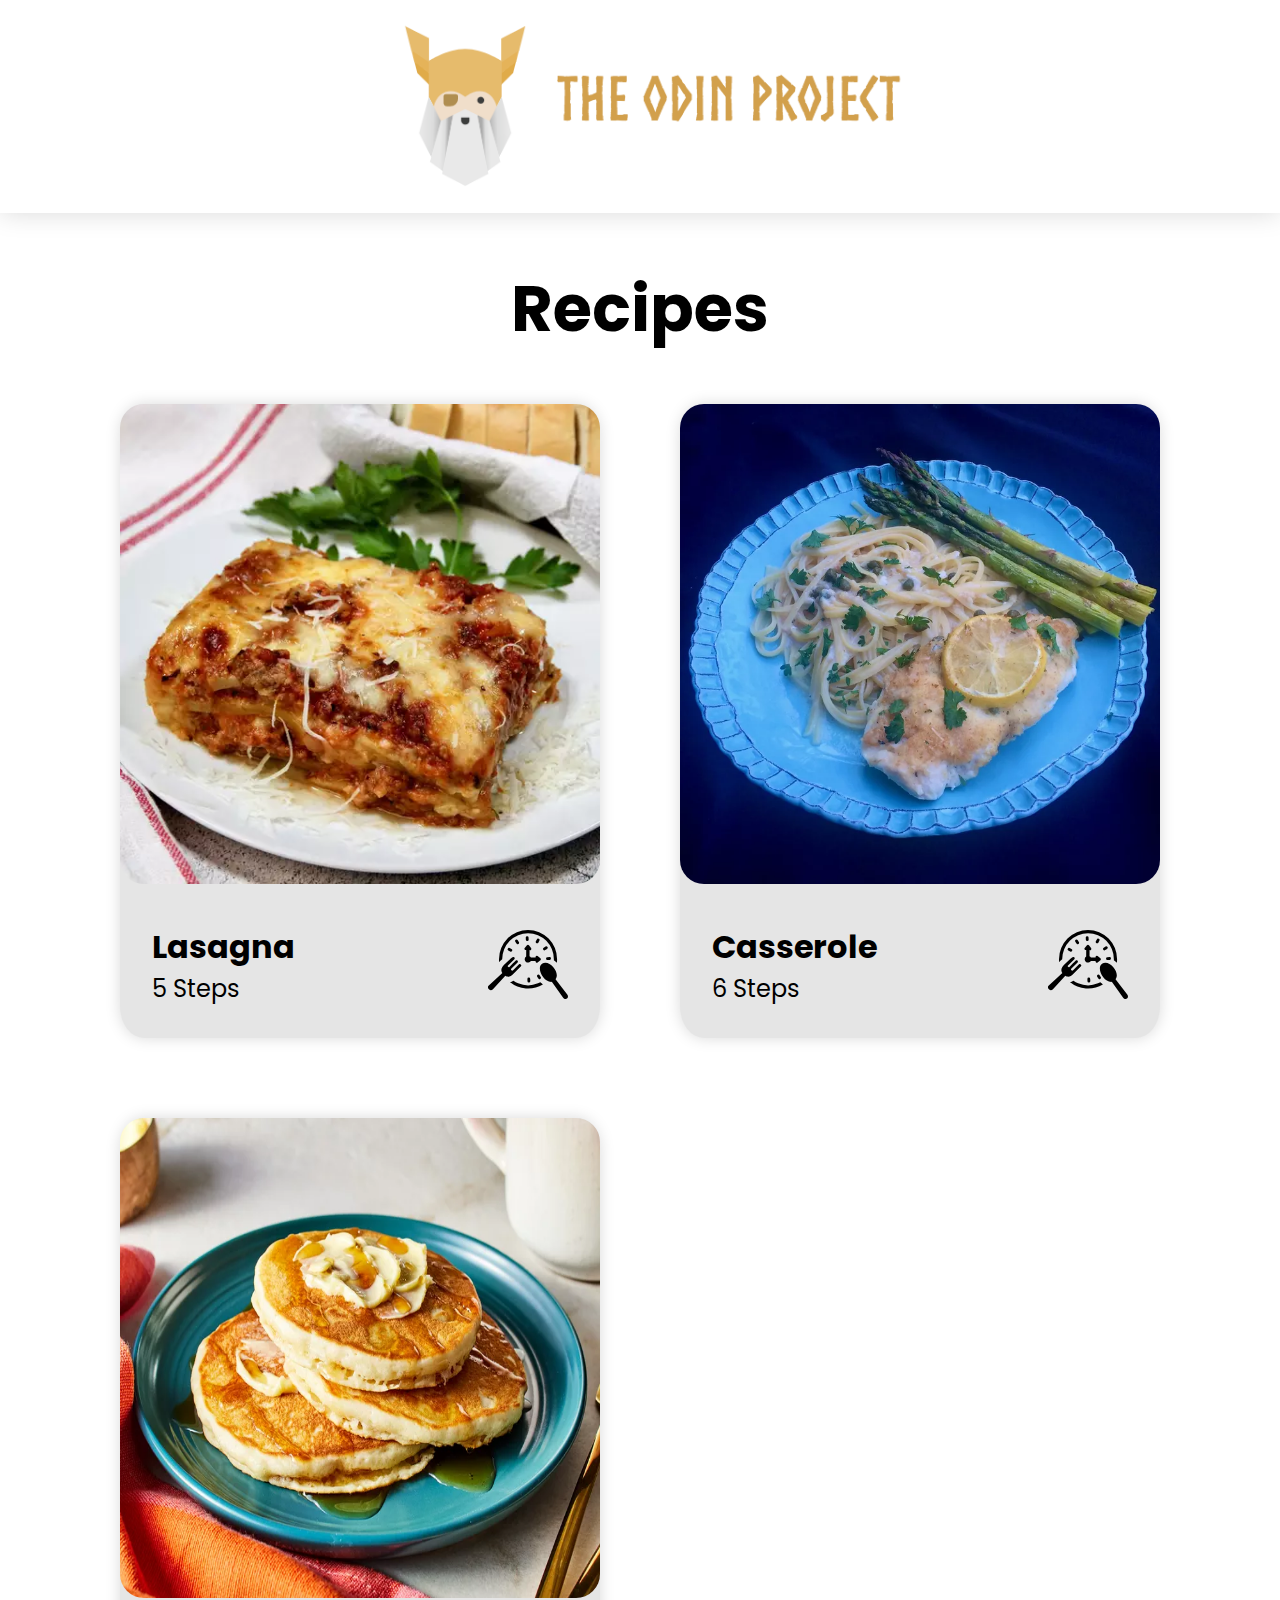
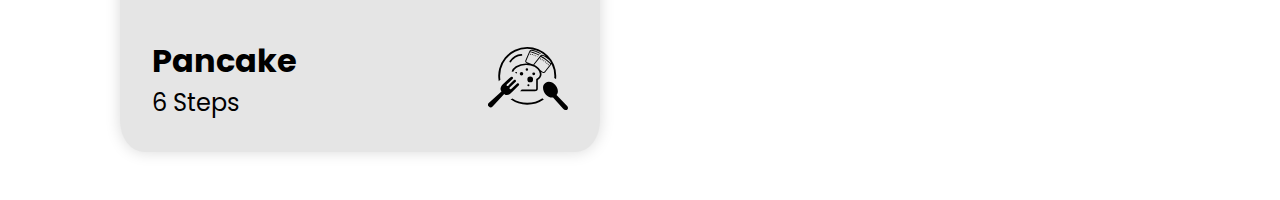
<file: index.html>
<!DOCTYPE html>
<html lang="en">
    <head>
        <meta charset="UTF-8">
        <meta name="viewport" content="width=device-width, initial-scale=1.0">
        <title>Odin Recipes</title>
        <link rel="stylesheet" href="./styles/base.css">
        <link rel="stylesheet" href="./styles/index.css">
    </head>
    <body>
        <div class="logo-container">
            <img class="logo" src="./images/odin-project-logo.png" alt="odin project logo">
        </div>
        <section class="recipe-listing">
            <h1>Recipes</h1>
            <div class="container">
                <a href="recipes/lasagna.html">
                    <div class="card">
                        <img class="card-img" src="./images/lasagna.png" alt="lasagna">
                        <div class="card-info">
                            <div class="card-info-text">
                                <div class="food-item">Lasagna</div>
                                <div class="food-steps">5 Steps</div>
                            </div>
                            <img src="./images/lunch-time-icon.svg" alt="lunch time" class="food-type">
                        </div>
                    </div>
                </a>
                <a href="recipes/casserole.html">
                    <div class="card">
                        <img class="card-img" src="./images/casserole.png" alt="casserole">
                        <div class="card-info">
                            <div class="card-info-text">
                                <div class="food-item">Casserole</div>
                                <div class="food-steps">6 Steps</div>
                            </div>
                            <img src="./images/lunch-time-icon.svg" alt="lunch time" class="food-type">
                        </div>
                    </div>
                </a>
                <a href="recipes/pancakes.html">
                    <div class="card">
                        <img class="card-img" src="./images/pancakes.png" alt="pancakes">
                        <div class="card-info">
                            <div class="card-info-text">
                                <div class="food-item">Pancake</div>
                                <div class="food-steps">6 Steps</div>
                            </div>
                            <img src="./images/breakfast-icon.svg" alt="breakfast" class="food-type">
                        </div>
                    </div>
                </a>
            </div>
        </section>
    </body>
</html>
</file>
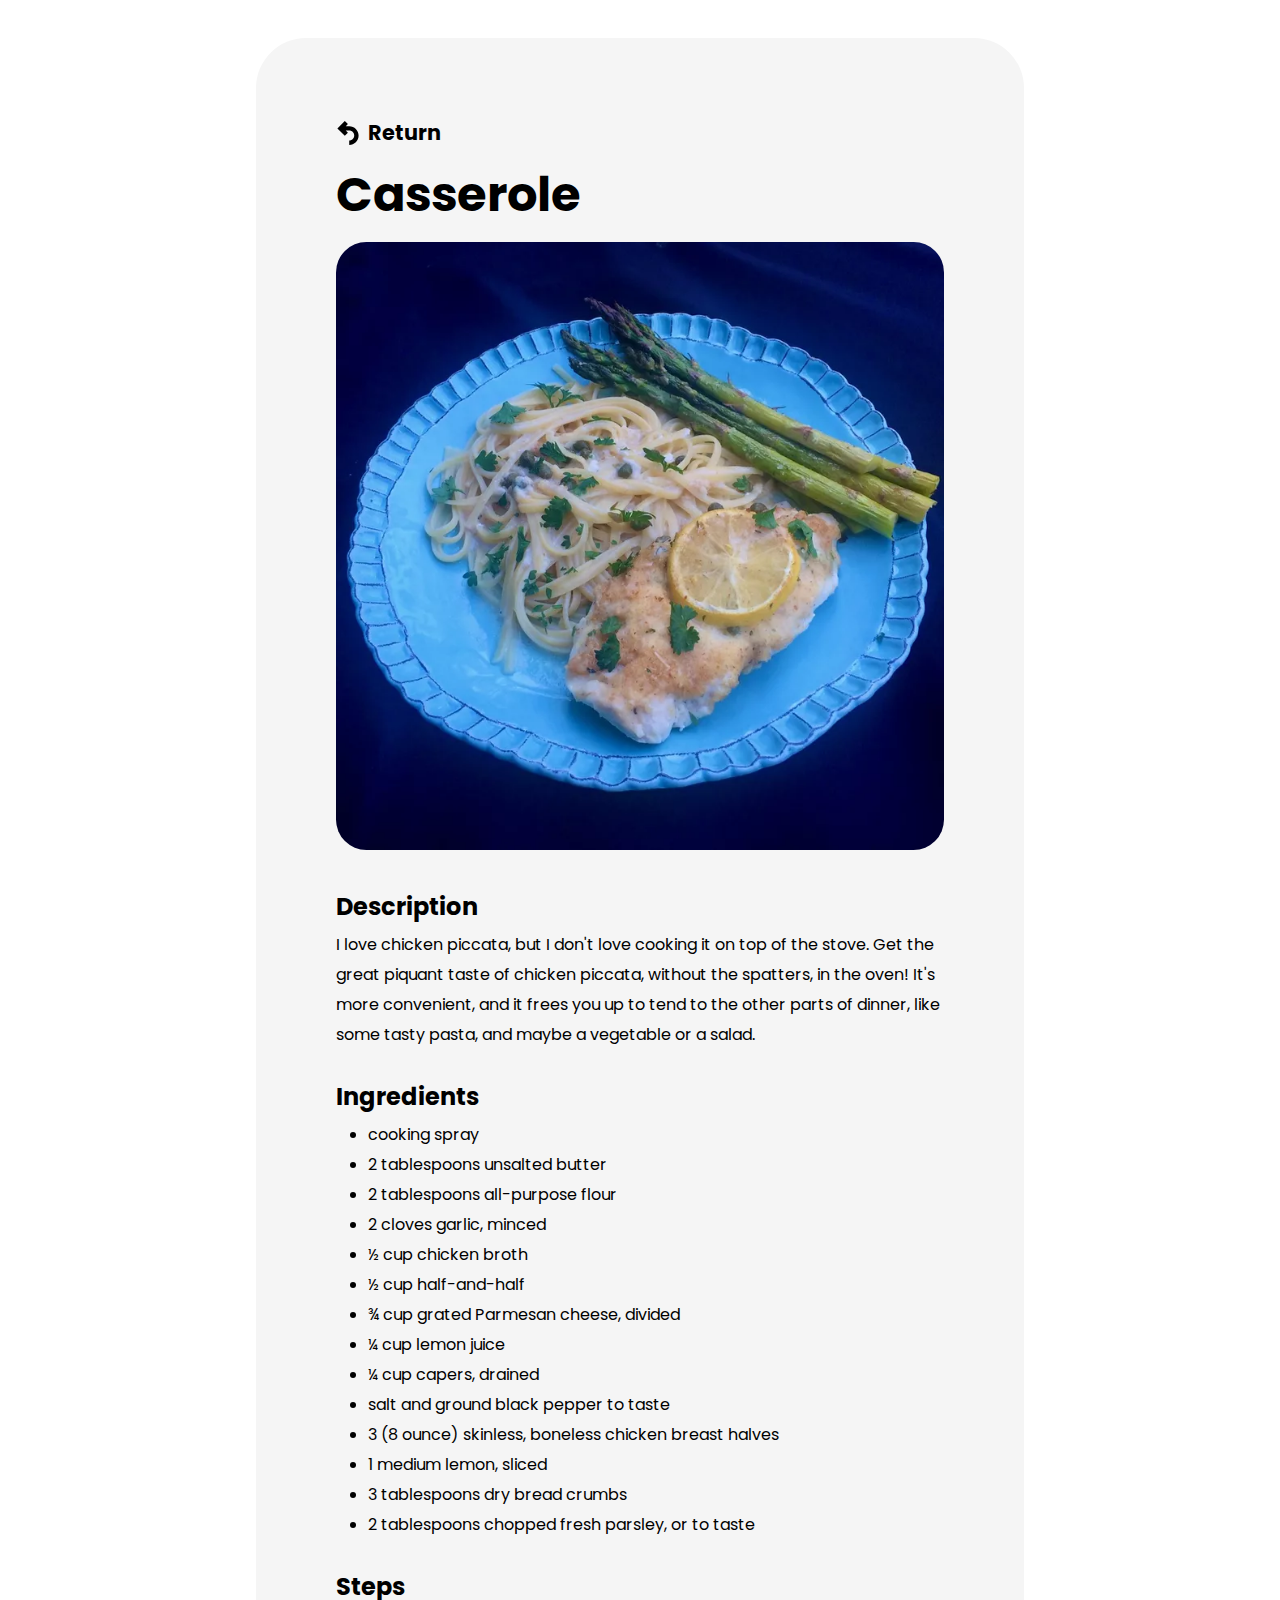
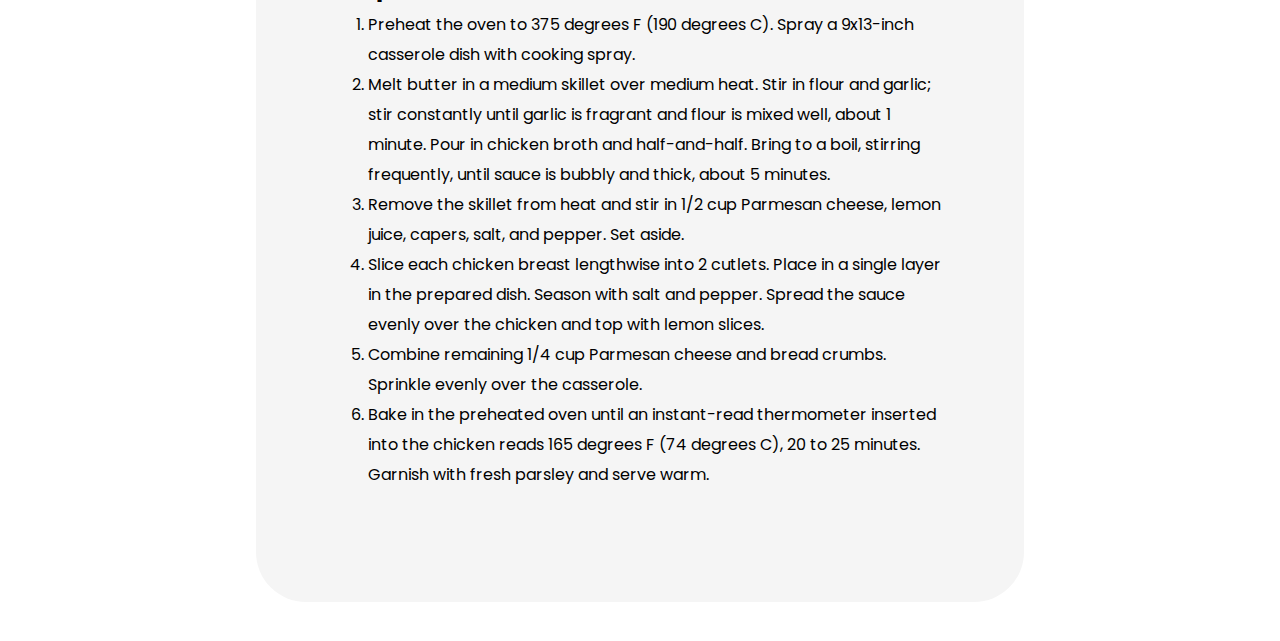
<file: recipes/casserole.html>
<!DOCTYPE html>
<html lang="en">
<head>
    <meta charset="UTF-8">
    <meta name="viewport" content="width=device-width, initial-scale=1.0">
    <title>Casserole</title>
    <link rel="stylesheet" href="../styles/base.css">
    <link rel="stylesheet" href="../styles/recipe.css">
</head>
<body>
    <div class="container">
        <a href="../index.html">
            <div class="return-container">
                <img class="return-arrow" src="../images/left-arrow.svg" alt="return arrow">
                <div class="return-text">Return</div>
            </div>
        </a>
    
        <h1>Casserole</h1>
        <img class="recipe-img" src="../images/casserole.png" alt="casserole">
    
        <h2>Description</h2>
        <p>
            I love chicken piccata, but I don't love cooking it on top of the stove. Get the great piquant taste of chicken piccata, without the spatters, in the oven! It's more convenient, and it frees you up to tend to the other parts of dinner, like some tasty pasta, and maybe a vegetable or a salad.
        </p>
        
        <div class="ingredients">
            <h2>Ingredients</h2>
            <ul>
                <li>cooking spray</li>
                <li>2 tablespoons unsalted butter</li>
                <li>2 tablespoons all-purpose flour</li>
                <li>2 cloves garlic, minced</li>
                <li>½ cup chicken broth</li>
                <li>½ cup half-and-half</li>
                <li>¾ cup grated Parmesan cheese, divided</li>
                <li>¼ cup lemon juice</li>
                <li>¼ cup capers, drained</li>
                <li>salt and ground black pepper to taste</li>
                <li>3 (8 ounce) skinless, boneless chicken breast halves</li>
                <li>1 medium lemon, sliced</li>
                <li>3 tablespoons dry bread crumbs</li>
                <li>2 tablespoons chopped fresh parsley, or to taste</li>
            </ul>
        </div>
        
        <div class="steps">
            <h2>Steps</h2>
            <ol>
                <li>Preheat the oven to 375 degrees F (190 degrees C). Spray a 9x13-inch casserole dish with cooking spray.</li>
                <li>Melt butter in a medium skillet over medium heat. Stir in flour and garlic; stir constantly until garlic is fragrant and flour is mixed well, about 1 minute. Pour in chicken broth and half-and-half. Bring to a boil, stirring frequently, until sauce is bubbly and thick, about 5 minutes.</li>
                <li>Remove the skillet from heat and stir in 1/2 cup Parmesan cheese, lemon juice, capers, salt, and pepper. Set aside.</li>
                <li>Slice each chicken breast lengthwise into 2 cutlets. Place in a single layer in the prepared dish. Season with salt and pepper. Spread the sauce evenly over the chicken and top with lemon slices.</li>
                <li>Combine remaining 1/4 cup Parmesan cheese and bread crumbs. Sprinkle evenly over the casserole.</li>
                <li>Bake in the preheated oven until an instant-read thermometer inserted into the chicken reads 165 degrees F (74 degrees C), 20 to 25 minutes. Garnish with fresh parsley and serve warm.</li>
            </ol>
        </div>
    </div>
</div>
</body>
</html>
</file>
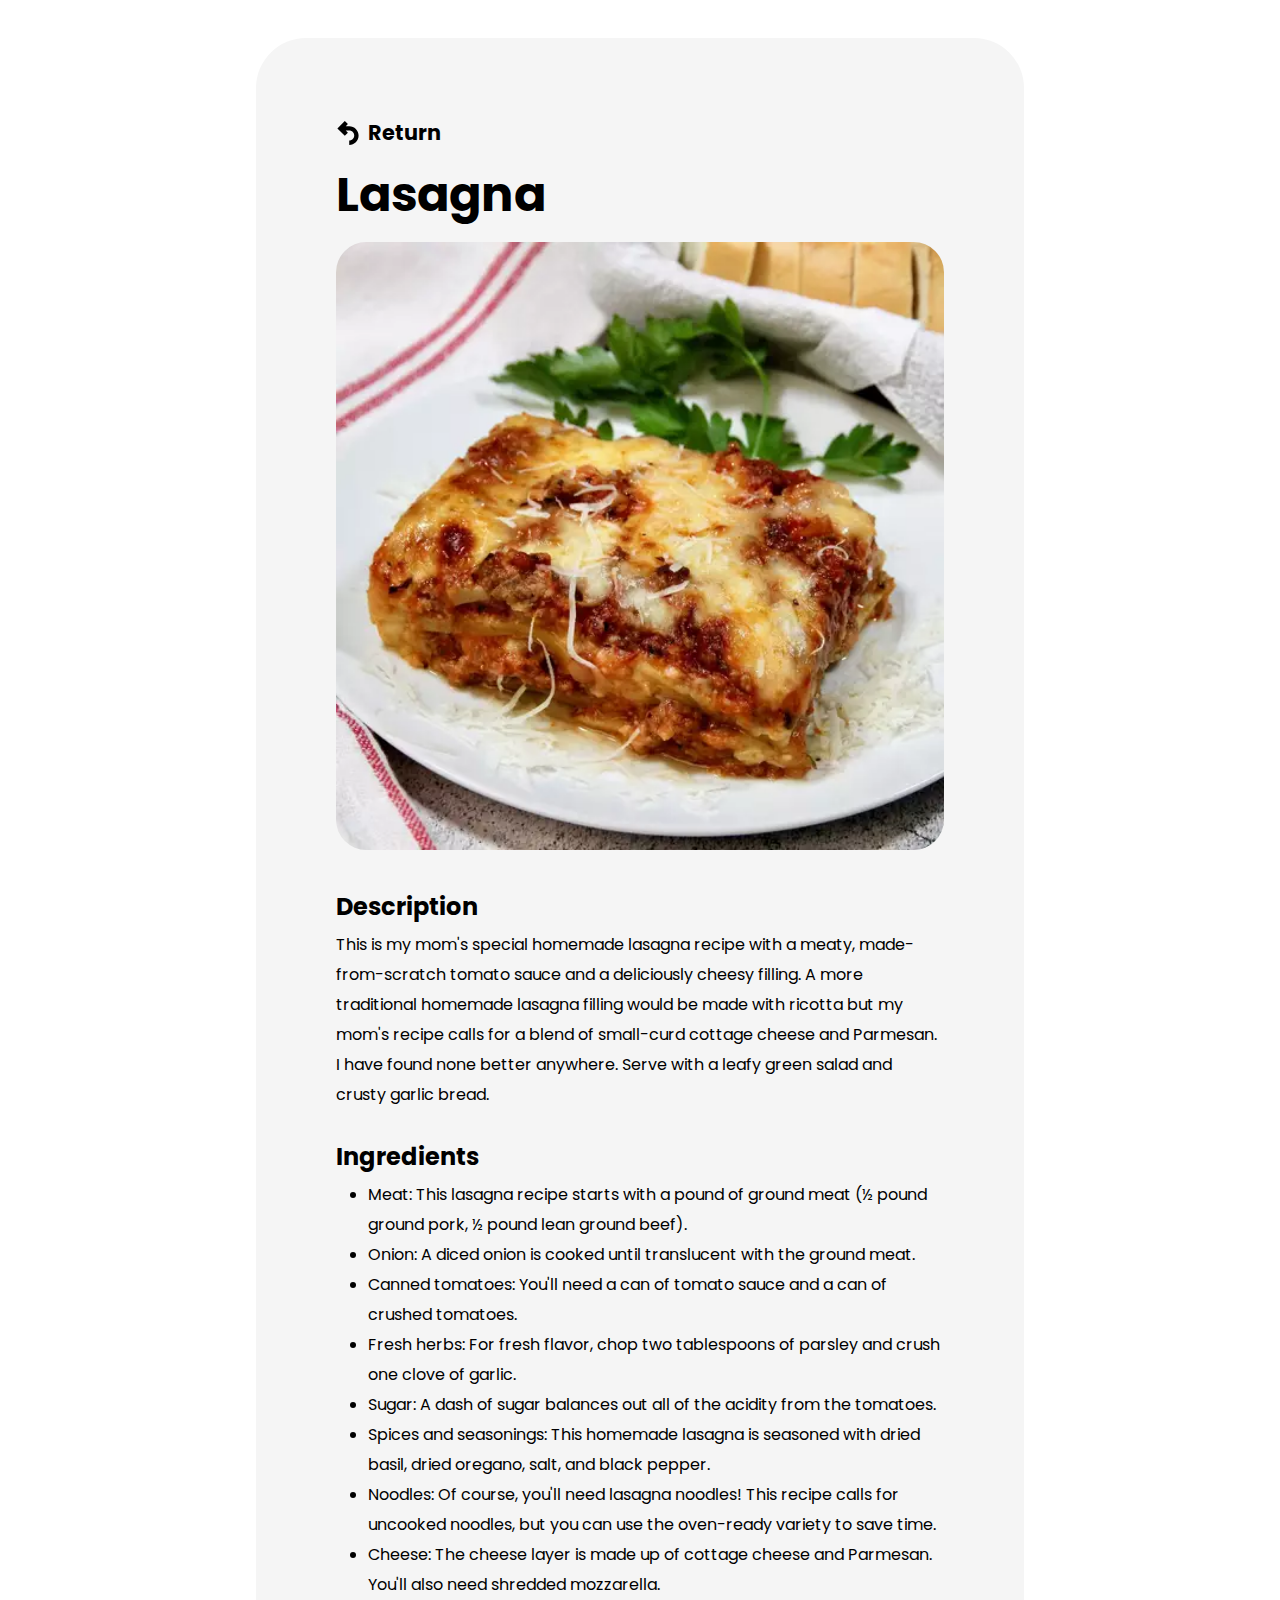
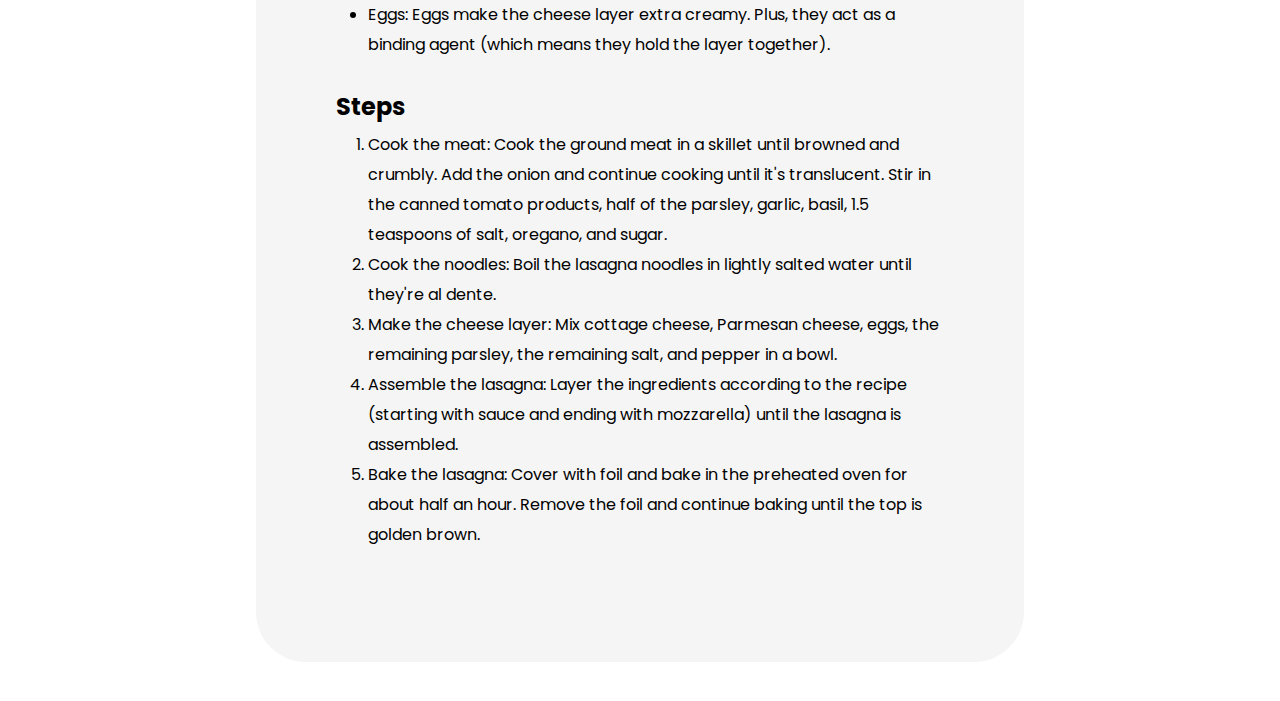
<file: recipes/lasagna.html>
<!DOCTYPE html>
<html lang="en">
<head>
    <meta charset="UTF-8">
    <meta name="viewport" content="width=device-width, initial-scale=1.0">
    <title>Lasagna</title>
    <link rel="stylesheet" href="../styles/base.css">
    <link rel="stylesheet" href="../styles/recipe.css">
</head>
<body>
    <div class="container">
        <a href="../index.html">
            <div class="return-container">
                <img class="return-arrow" src="../images/left-arrow.svg" alt="return arrow">
                <div class="return-text">Return</div>
            </div>
        </a>

        <h1>Lasagna</h1>
        <img class="recipe-img" src="../images/lasagna.png" alt="lasagna">
    
        <h2>Description</h2>
        <p>
            This is my mom's special homemade lasagna recipe with a meaty, made-from-scratch tomato sauce and a deliciously cheesy filling. A more traditional homemade lasagna filling would be made with ricotta but my mom's recipe calls for a blend of small-curd cottage cheese and Parmesan. I have found none better anywhere. Serve with a leafy green salad and crusty garlic bread.
        </p>
        
        <div class="ingredients">
            <h2>Ingredients</h2>
            <ul>
                <li>Meat: This lasagna recipe starts with a pound of ground meat (½ pound ground pork, ½ pound lean ground beef).</li>
                <li>Onion: A diced onion is cooked until translucent with the ground meat.</li>
                <li>Canned tomatoes: You'll need a can of tomato sauce and a can of crushed tomatoes.</li>
                <li>Fresh herbs: For fresh flavor, chop two tablespoons of parsley and crush one clove of garlic.</li>
                <li>Sugar: A dash of sugar balances out all of the acidity from the tomatoes.</li>
                <li>Spices and seasonings: This homemade lasagna is seasoned with dried basil, dried oregano, salt, and black pepper.</li>
                <li>Noodles: Of course, you'll need lasagna noodles! This recipe calls for uncooked noodles, but you can use the oven-ready variety to save time.</li>
                <li>Cheese: The cheese layer is made up of cottage cheese and Parmesan. You'll also need shredded mozzarella.</li>
                <li>Eggs: Eggs make the cheese layer extra creamy. Plus, they act as a binding agent (which means they hold the layer together).</li>
            </ul>
        </div>
        
        <div class="steps">
            <h2>Steps</h2>
            <ol>
                <li>Cook the meat: Cook the ground meat in a skillet until browned and crumbly. Add the onion and continue cooking until it's translucent. Stir in the canned tomato products, half of the parsley, garlic, basil, 1.5 teaspoons of salt, oregano, and sugar.</li>
                <li>Cook the noodles: Boil the lasagna noodles in lightly salted water until they're al dente.</li>
                <li>Make the cheese layer: Mix cottage cheese, Parmesan cheese, eggs, the remaining parsley, the remaining salt, and pepper in a bowl.</li>
                <li>Assemble the lasagna: Layer the ingredients according to the recipe (starting with sauce and ending with mozzarella) until the lasagna is assembled.</li>
                <li>Bake the lasagna: Cover with foil and bake in the preheated oven for about half an hour. Remove the foil and continue baking until the top is golden brown.</li>
            </ol>
        </div>
    </div>
</body>
</html>
</file>
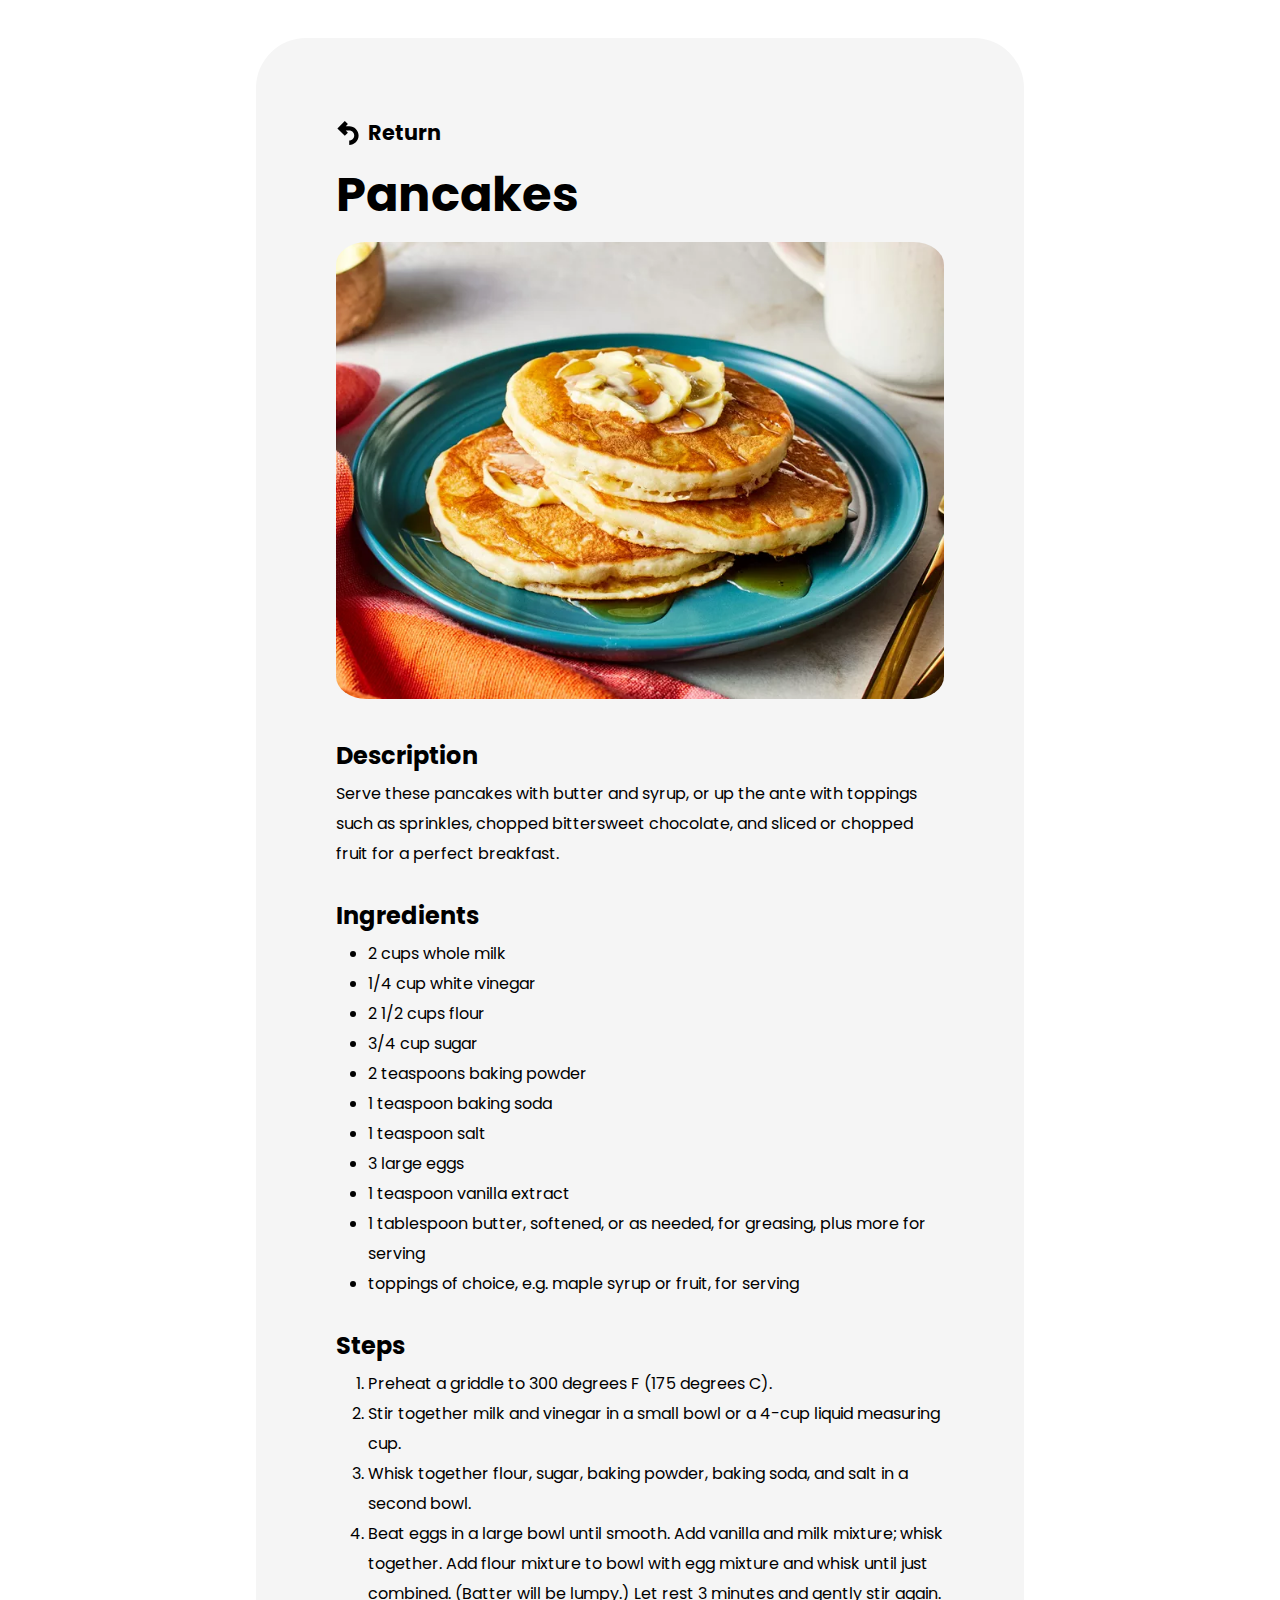
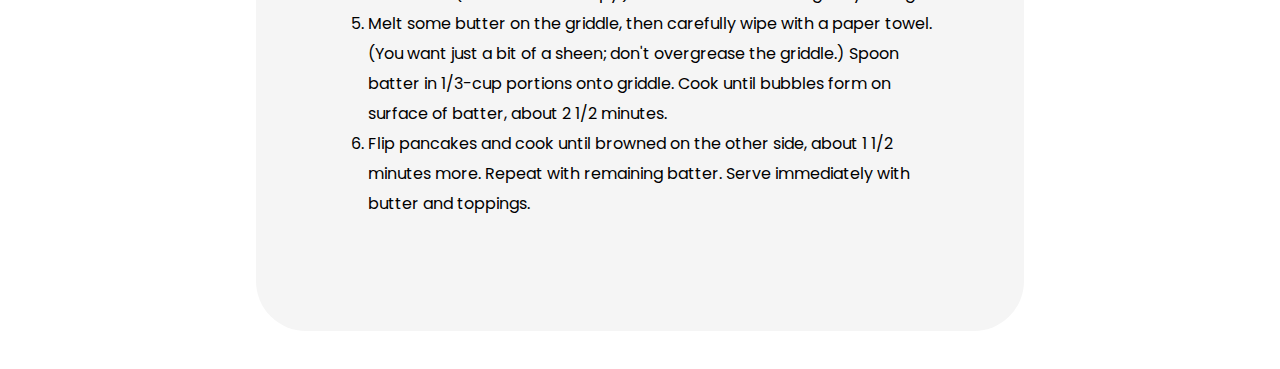
<file: recipes/pancakes.html>
<!DOCTYPE html>
<html lang="en">
<head>
    <meta charset="UTF-8">
    <meta name="viewport" content="width=device-width, initial-scale=1.0">
    <title>Pancakes</title>
    <link rel="stylesheet" href="../styles/base.css">
    <link rel="stylesheet" href="../styles/recipe.css">
</head>
<body>
    <div class="container">
        <a href="../index.html">
            <div class="return-container">
                <img class="return-arrow" src="../images/left-arrow.svg" alt="return arrow">
                <div class="return-text">Return</div>
            </div>
        </a>
    
        <h1>Pancakes</h1>
        <img class="recipe-img" src="../images/pancakes.png" alt="pancakes">
    
        <h2>Description</h2>
        <p>
            Serve these pancakes with butter and syrup, or up the ante with toppings such as sprinkles, chopped bittersweet chocolate, and sliced or chopped fruit for a perfect breakfast.
        </p>
        
        <div class="ingredients">
            <h2>Ingredients</h2>
            <ul>
                <li>2 cups whole milk</li>
                <li>1/4 cup white vinegar</li>
                <li>2 1/2 cups flour</li>
                <li>3/4 cup sugar</li>
                <li>2 teaspoons baking powder</li>
                <li>1 teaspoon baking soda</li>
                <li>1 teaspoon salt</li>
                <li>3 large eggs</li>
                <li>1 teaspoon vanilla extract</li>
                <li>1 tablespoon butter, softened, or as needed, for greasing, plus more for serving</li>
                <li>toppings of choice, e.g. maple syrup or fruit, for serving</li>
            </ul>
        </div>
        
        <div class="steps">
            <h2>Steps</h2>
            <ol>
                <li>Preheat a griddle to 300 degrees F (175 degrees C).</li>
                <li>Stir together milk and vinegar in a small bowl or a 4-cup liquid measuring cup.</li>
                <li>Whisk together flour, sugar, baking powder, baking soda, and salt in a second bowl.</li>
                <li>Beat eggs in a large bowl until smooth. Add vanilla and milk mixture; whisk together. Add flour mixture to bowl with egg mixture and whisk until just combined. (Batter will be lumpy.) Let rest 3 minutes and gently stir again.</li>
                <li>Melt some butter on the griddle, then carefully wipe with a paper towel. (You want just a bit of a sheen; don't overgrease the griddle.) Spoon batter in 1/3-cup portions onto griddle. Cook until bubbles form on surface of batter, about 2 1/2 minutes.</li>
                <li>Flip pancakes and cook until browned on the other side, about 1 1/2 minutes more. Repeat with remaining batter. Serve immediately with butter and toppings.</li>
            </ol>
        </div>
    </div>
</body>
</html>
</file>
<file: styles/base.css>
@import url('https://fonts.googleapis.com/css2?family=Poppins:ital,wght@0,100;0,200;0,300;0,400;0,500;0,600;0,700;0,800;0,900;1,100;1,200;1,300;1,400;1,500;1,600;1,700;1,800;1,900&display=swap');

* {
    box-sizing: border-box;
    padding: 0;
    margin: 0;
}

body {
    font-family: "Poppins", sans-serif;
}

a {
    color: black;
    text-decoration: none;
}

a:visited {
    color: black;
    text-decoration: none;
}
</file>
<file: styles/index.css>
.logo-container {
    box-shadow: 0px 0px 25px rgba(0, 0, 0, 0.15);
}

.logo {
    display: block;
    margin: auto;
    margin-bottom: 3rem;
    width: 35rem;
    height: auto;
    padding: 1rem 0rem;
}

@media (max-width: 600px) {
    .logo {
        content:url("../images/odin-project-icon.png");
        width: 10rem;
    }
}

.recipe-listing {
    margin: 3rem 10%;
    display: flex;
    flex-direction: column;
    justify-content: center;
    align-items: center;
}

h1 {
    font-size: 4rem;
    text-align: center;
    margin-bottom: 3rem;
}

.container {
    display: grid;
    grid-template-columns: 1fr 1fr 1fr;
    gap: 5rem;
}

@media (max-width: 1700px) {
    .container {
        grid-template-columns: 1fr 1fr;
    }
}

@media (max-width: 1200px) {
    .container {
        grid-template-columns: 1fr;
    }
}

.card {
    background-color: rgb(229, 229, 229);
    border-radius: 5%;
    width: min-content;
    box-shadow: 0px 0px 15px rgba(0, 0, 0, 0.15);
    transition: box-shadow 0.15s;
}

.card:hover {
    box-shadow: 0px 0px 20px rgba(0, 0, 0, 0.3);
}

.card-img {
    border-radius: 5%;
    width: 30rem;
    height: 30rem;
    background-size: cover;
}

.card-info {
    display: flex;
    justify-content: space-between;
    align-items: center;
    padding: 2rem;
}

.food-item {
    font-size: 2rem;
    font-weight: bold;
}

.food-steps {
    font-size: 1.5rem;
}

.food-type {
    width: 5rem;
    height: auto;
}
</file>
<file: styles/recipe.css>
body {
    margin: 3% 30%;
    line-height: 30px;
}

@media (max-width: 1600px) {
    body {
        margin: 3% 25%;
    }
}

@media (max-width: 1400px) {
    body {
        margin: 3% 20%;
    }
}

@media (max-width: 1200px) {
    body {
        margin: 3% 15%;
    }
}

@media (max-width: 1000px) {
    body {
        margin: 3% 10%;
    }
}

.return-container {
    display: flex;
    margin-bottom: 2rem;
    transition: color 0.15s;
}

.return-arrow {
    width: 1.5rem;
    height: auto;
    margin-right: 0.5rem;
}

.return-text {
    font-weight: bold;
    font-size: 1.3rem;
}

.return-container:hover {
    color: rgb(62, 62, 62);
}

.container {
    background-color: rgb(245, 245, 245);
    padding: 5rem;
    border-radius: 50px;
}

h1 {
    font-size: 3rem;
    margin-bottom: 2rem;
}

.recipe-img {
    width: 100%;
    height: auto;
    object-fit: cover;
    border-radius: 5%;
    margin-bottom: 2rem;
}



h2 {
    margin-bottom: 0.5rem;
}

p {
    margin-bottom: 2rem;
}

.ingredients {
    margin-bottom: 2rem;
}

.steps {
    margin-bottom: 2rem;
}

li {
    margin-left: 2rem;
}
</file>
